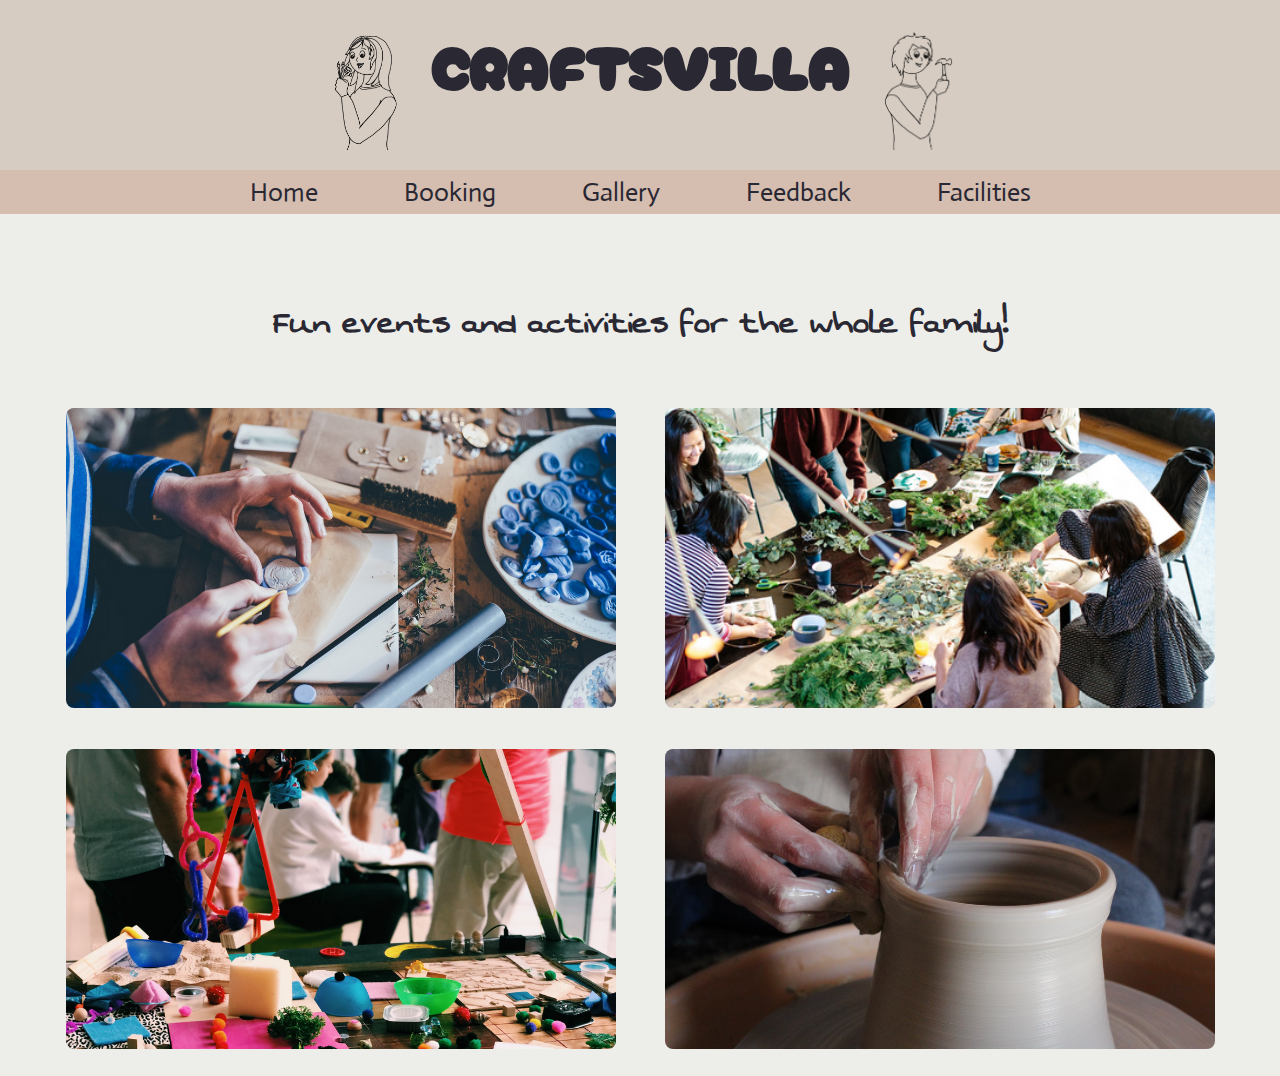
<file: index.html>
<!DOCTYPE html>
<html lang="en">
<head>
    <meta charset="UTF-8">
    <meta name="viewport" content="width=device-width, initial-scale=1.0">
    <link rel="stylesheet" href="home.css">
    <link rel="preconnect" href="https://fonts.googleapis.com">
<link rel="preconnect" href="https://fonts.gstatic.com" crossorigin>
<link href="https://fonts.googleapis.com/css2?family=Actor&display=swap" rel="stylesheet">
<link rel="preconnect" href="https://fonts.googleapis.com">
<link rel="preconnect" href="https://fonts.gstatic.com" crossorigin>
<link href="https://fonts.googleapis.com/css2?family=Cherry+Bomb+One&display=swap" rel="stylesheet">
<link rel="preconnect" href="https://fonts.googleapis.com">
<link rel="preconnect" href="https://fonts.gstatic.com" crossorigin>
<link href="https://fonts.googleapis.com/css2?family=Swanky+and+Moo+Moo&display=swap" rel="stylesheet">    
<title>Craftsvilla- Home</title>
<link rel="icon" type="image/x-icon" href="./Images/Favicon/favicon-16x16.png">
</head>
<body>
    <div class="header">
    <img src="./Images/Logo/logo-woman.png" id="logof" alt="Line art of a smiling woman holding paint brushes">
    <h1><a href="home.html">CRAFTSVILLA</a></h1>
    <img src="./Images/Logo/logo-man.png" id="logom" alt="Line art of a smiling man holding a hammer">
</div>
    <div class="navbar">
        <ul>
            <li><a href="home.html">Home</a></li>
            <li><a href="booking.html">Booking</a></li>
            <li><a href="gallery.html">Gallery</a></li>
            <li><a href="feedback.html">Feedback</a></li>
            <li><a href="facilities.html">Facilities</a></li>
        </ul>
    </div>
 
 <div class="home-bd">
<h2>Fun events and activities for the whole family!</h2>
 </div>
 <div class="frontpictures">
    <img src="./Images/Front page/front-page1.png" alt="Closeup of hands creating a ceramic tag on a table. Assorted craft supplies fill the table.">
    <img src="./Images/Front page/front-page2.png" alt="Smiling people surround a long table filled with leaves and pine branches. It appears they are making wreaths.">
    <img src="./Images/Front page/front-page3.png" alt="Closeup of various craft supplies, like candle wax, pipe cleaners and colorful pom-poms.">
    <img src="./Images/Front page/front-page4.png" alt="Closeup of hands molding a clay vase on a turntable.">
    
 </div>
</body>
</html>
</file>
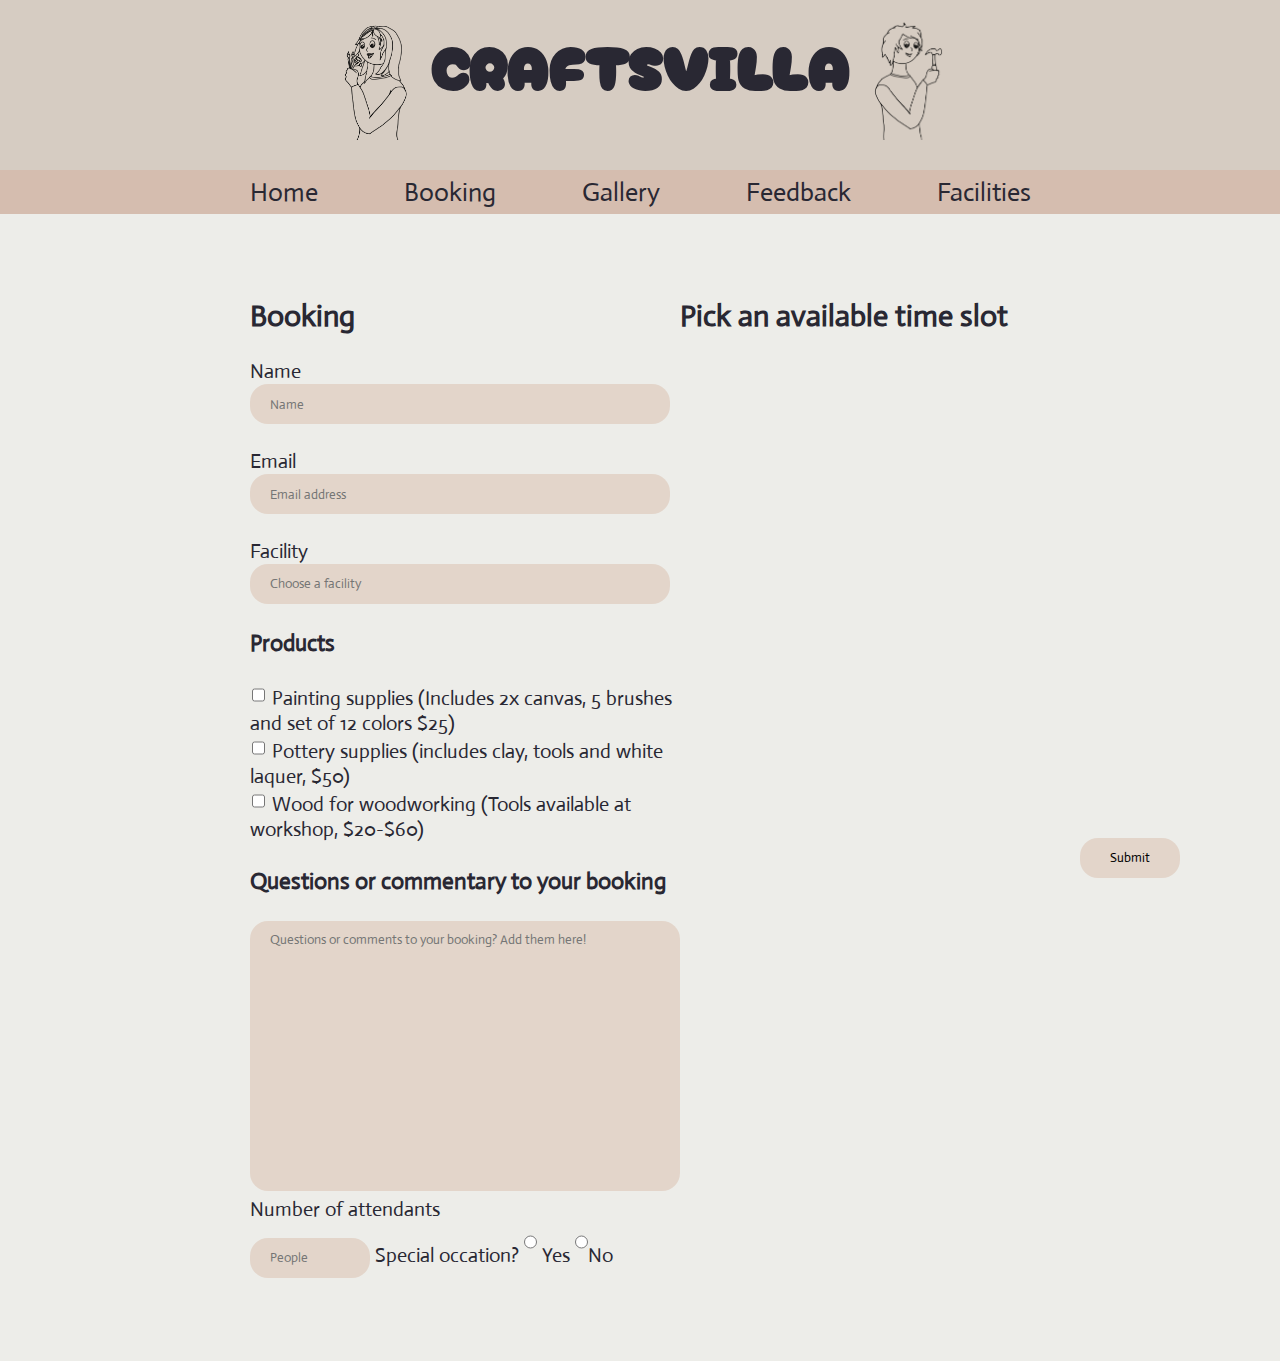
<file: booking.html>
<!DOCTYPE html>
<html lang="en">

<head>
    <meta charset="UTF-8">
    <meta name="viewport" content="width=device-width, initial-scale=1.0">
    <link rel="stylesheet" href="booking.css">
    <link rel="preconnect" href="https://fonts.googleapis.com">
    <link rel="preconnect" href="https://fonts.gstatic.com" crossorigin>
    <link href="https://fonts.googleapis.com/css2?family=Actor&display=swap" rel="stylesheet">
    <link rel="preconnect" href="https://fonts.googleapis.com">
    <link rel="preconnect" href="https://fonts.gstatic.com" crossorigin>
    <link href="https://fonts.googleapis.com/css2?family=Cherry+Bomb+One&display=swap" rel="stylesheet">
    <title>Craftsvilla-Booking</title>
    <link rel="icon" type="image/x-icon" href="./Images/Favicon/favicon-16x16.png">
</head>

<body>
    <div class="header">
        <img src="./Images/Logo/logo-woman.png" id="logof" alt="Line art of a smiling woman holding paint brushes">
        <h1><a href="home.html">CRAFTSVILLA</a></h1>
        <img src="./Images/Logo/logo-man.png" id="logom" alt="Line art of a smiling man holding a hammer">
    </div>
    <div class="navbar">
        <ul>
            <li><a href="home.html">Home</a></li>
            <li><a href="booking.html">Booking</a></li>
            <li><a href="gallery.html">Gallery</a></li>
            <li><a href="feedback.html">Feedback</a></li>
            <li><a href="facilities.html">Facilities</a></li>
        </ul>
    </div>
    <div class="booking">
        <div id="left">
            <h3>Booking</h3>
            <div class="booking-form">
                <form action="book">
                    <br>
                    <label for="name">Name</label>
                    <br>

                    <input type="text" class="field" placeholder="Name">
                    <br>
                    <br>
                    <label for="email"> Email</label>
                    <br>

                    <input type="email" class="field" placeholder="Email address">
                    <br>
                    <br>
                    <label for="facility">Facility</label>
                    <br>
                    <input list="facilities" class="field" placeholder="Choose a facility"> <datalist id="facilities">
                        <option value="Painting studio">
                        <option value="Pottery studio">
                        <option value="Woodworking">
                        <option value="Sewing room">
                        <option value="Music studio">
                        <option value="Multi-purpose room">
                        </option>
                    </datalist>
                    <br>
                    <br>
                    <label for="products">
                        <h3>Products</h3>
                    </label>
                    <br>

                    <input type="checkbox" id="paint" name="paint" value="paint">
                    <label for="paint"> Painting supplies (Includes 2x canvas, 5 brushes and set of 12 colors
                        $25)</label>
                    <br>
                    <input type="checkbox" id="clay" name="clay" value="clay">
                    <label for="clay"> Pottery supplies (includes clay, tools and white laquer, $50)</label>
                    <br>
                    <input type="checkbox" id="wood" name="wood" value="wood">
                    <label for="wood"> Wood for woodworking (Tools available at workshop, $20-$60)</label>
                    <br>
                    <br>
                    <label for="questions">
                        <h3>Questions or commentary to your booking</h3>
                    </label>
                    <br>

                    <textarea name="message" style="width:400px; height:250px;" id="comment"
                        placeholder="Questions or comments to your booking? Add them here!"></textarea>
                    <br>
                    <label for="amount">Number of attendants</label>
                    <br>
                    <input list="amount" class="amount" placeholder="People"> <datalist id="amount">
                        <option value="1 person">
                        <option value="2 people">
                        <option value="3-5 people">
                        <option value="6-10 people">
                        </option>
                    </datalist>

                    <label for="occation" id="yn">Special occation? </label>
                    <input type="radio" name="yes" id="yes"> <label for="yes">Yes</label>
                    <input type="radio" name="no" id="no"><label for="no">No</label>
                </form>

            </div>
        </div>
        <div id="right">
            <h3>Pick an available time slot</h3>
            <br>
            <br>
            <iframe
                src="https://calendar.google.com/calendar/embed?height=400&wkst=2&bgcolor=%23e3d5ca&ctz=Europe%2FBrussels&showTabs=0&showTz=0&showPrint=0&showNav=1&showDate=1&src=ZTU2ZmVjMjQ3MTNlZGNkNGYyYmVmYjNkZjM1NTZlMDM2OTk3OWVjZTYyMzM3MzU1ODQyZTYzOTgwZDdhZmNkZEBncm91cC5jYWxlbmRhci5nb29nbGUuY29t&color=%23C0CA33"
                style="border-width:0" width="500" height="400" frameborder="0" scrolling="no"></iframe>
            <br>
            <br>
            <input type="submit" id="submit" value="Submit">
        </div>
    </div>
</body>

</html>
</file>
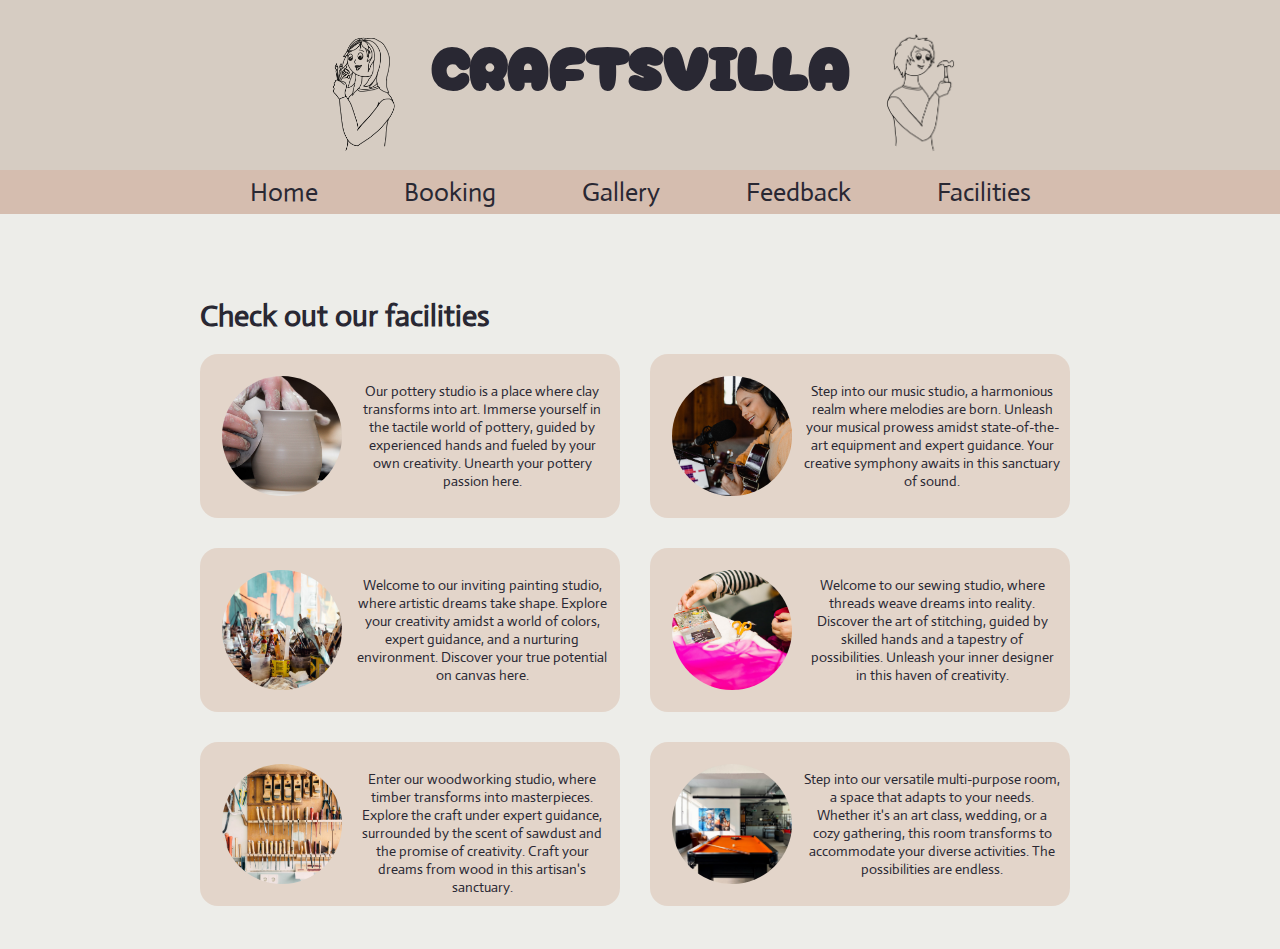
<file: facilities.html>
<!DOCTYPE html>
<html lang="en">
<head>
    <meta charset="UTF-8">
    <meta name="viewport" content="width=device-width, initial-scale=1.0">
    <link rel="stylesheet" href="facilities.css">
    <link rel="preconnect" href="https://fonts.googleapis.com">
<link rel="preconnect" href="https://fonts.gstatic.com" crossorigin>
<link href="https://fonts.googleapis.com/css2?family=Actor&display=swap" rel="stylesheet">
<link rel="preconnect" href="https://fonts.googleapis.com">
<link rel="preconnect" href="https://fonts.gstatic.com" crossorigin>
<link href="https://fonts.googleapis.com/css2?family=Cherry+Bomb+One&display=swap" rel="stylesheet">
    <title>Craftsvilla-Facilities</title>
    <link rel="icon" type="image/x-icon" href="./Images/Favicon/favicon-16x16.png">
</head>
<body>
    <div class="header">
        <img src="./Images/Logo/logo-woman.png" id="logof" alt="Line art of a smiling woman holding paint brushes">
        <h1><a href="index.html">CRAFTSVILLA</a></h1>
        <img src="./Images/Logo/logo-man.png" id="logom" alt="Line art of a smiling man holding a hammer">
    </div>
        <div class="navbar">
            <ul>
                <li><a href="index.html">Home</a></li>
                <li><a href="booking.html">Booking</a></li>
                <li><a href="gallery.html">Gallery</a></li>
                <li><a href="feedback.html">Feedback</a></li>
                <li><a href="facilities.html">Facilities</a></li>
            </ul>
        </div>
        <div class="facilities">
            <div class="fac">
                <h3>Check out our facilities</h3>
                <br>
                <div class="other">
                    <div class="images">
                    <img src="./Images/Facilities/clay.png" alt="Closeup of hands forming a vase out of clay">
                </div>
                <br>
                
                Our pottery studio is  a place where clay transforms into art. Immerse yourself in the tactile world of pottery, guided by experienced hands and fueled by your own creativity. Unearth your pottery passion here.
                    
                </div>
                <div class="other">
                    <div class="images">
                    <img src="./Images/Facilities/music.png" alt="A dark skinned woman playing an acoustic guitar and singing into a microphone in a music studio">
                </div>
                <br>
                
                
                Step into our music studio, a harmonious realm where melodies are born. Unleash your musical prowess amidst state-of-the-art equipment and expert guidance. Your creative symphony awaits in this sanctuary of sound.
        
                </div>
                <div class="other">
                    <div class="images">
                    <img src="./Images/Facilities/paint.png" alt="A table filled with various glasses and boxes with paint brushes against a colorful background">
                </div>
                <br>
            
                Welcome to our inviting painting studio, where artistic dreams take shape. Explore your creativity amidst a world of colors, expert guidance, and a nurturing environment. Discover your true potential on canvas here.
        
                </div>
                <div class="other">
                    <div class="images">
                    <img src="./Images/Facilities/sew.png" alt="A person wearing a white and black striped sweater is working with a piece of bright pink tulle. The table in front of the person has a box with sewing needles and a pair of scissors">
                </div>
                <br>
                
                
                Welcome to our sewing studio, where threads weave dreams into reality. Discover the art of stitching, guided by skilled hands and a tapestry of possibilities. Unleash your inner designer in this haven of creativity.
        
                </div>
                <div class="other">
                    <div class="images">
                    <img src="./Images/Facilities/wood.png" alt="Lots of woodworking tools are hung on a wall. The top shelf has hand planers while the two other shelves have various lathe tools">
                </div>
                <br>
                
                Enter our woodworking studio, where timber transforms into masterpieces. Explore the craft under expert guidance, surrounded by the scent of sawdust and the promise of creativity. Craft your dreams from wood in this artisan's sanctuary.
        
                </div>
                <div class="other">
                    <div class="images">
                    <img src="./Images/Facilities/multi.png" alt="A large room with a kitchenette in the back and a large, orange pool table at the center focus">
                </div>
                <br>
                
                Step into our versatile multi-purpose room, a space that adapts to your needs. Whether it's an art class, wedding, or a cozy gathering, this room transforms to accommodate your diverse activities. The possibilities are endless.
        
                </div>
            </div>
        </div>
</body>
</html>
</file>
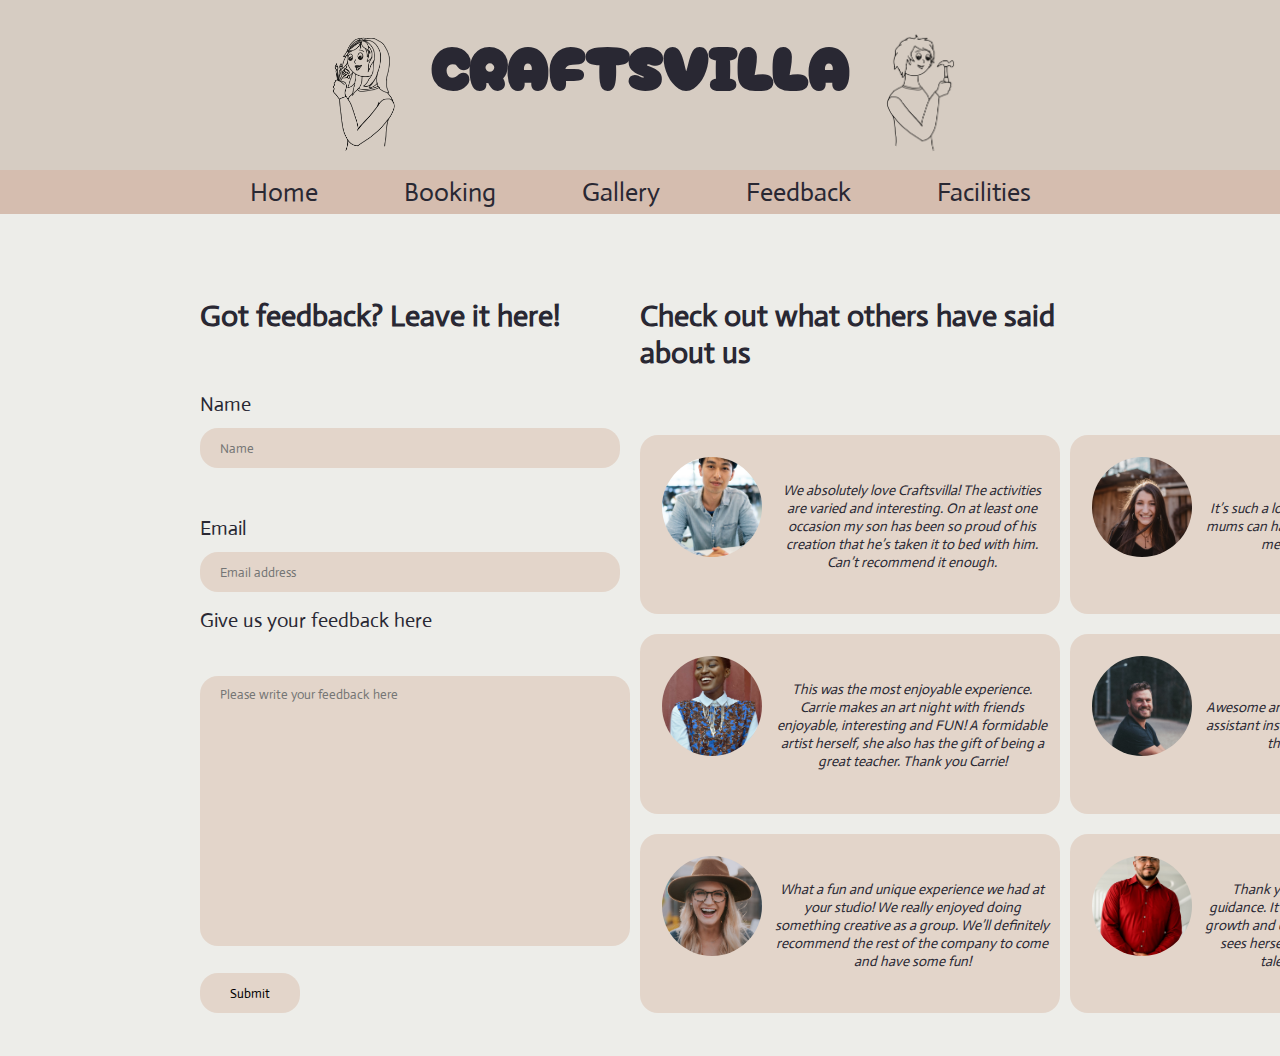
<file: feedback.html>
<!DOCTYPE html>
<html lang="en">
<head>
    <meta charset="UTF-8">
    <meta name="viewport" content="width=device-width, initial-scale=1.0">
    <link rel="stylesheet" href="feedback.css">
    <link rel="preconnect" href="https://fonts.googleapis.com">
<link rel="preconnect" href="https://fonts.gstatic.com" crossorigin>
<link href="https://fonts.googleapis.com/css2?family=Actor&display=swap" rel="stylesheet">
<link rel="preconnect" href="https://fonts.googleapis.com">
<link rel="preconnect" href="https://fonts.gstatic.com" crossorigin>
<link href="https://fonts.googleapis.com/css2?family=Cherry+Bomb+One&display=swap" rel="stylesheet">
    <title>Craftsvilla- Feedback</title>
    <link rel="icon" type="image/x-icon" href="./Images/Favicon/favicon-16x16.png">
</head>
<body>
    <div class="header">
        <img src="./Images/Logo/logo-woman.png" id="logof" alt="Line art of a smiling woman holding paint brushes">
        <h1><a href="home.html">CRAFTSVILLA</a></h1>
        <img src="./Images/Logo/logo-man.png" id="logom" alt="Line art of a smiling man holding a hammer">
    </div>
        <div class="navbar">
            <ul>
                <li><a href="home.html">Home</a></li>
                <li><a href="booking.html">Booking</a></li>
                <li><a href="gallery.html">Gallery</a></li>
                <li><a href="feedback.html">Feedback</a></li>
                <li><a href="facilities.html">Facilities</a></li>
            </ul>
        </div>
 <div class="feedback">
    <div class="left">
        <h3>Got feedback? Leave it here!</h3>
        <br>
        <label for="name">Name</label>
        <br>
        <input type="text" name="name" id="" placeholder="Name">
        <br>
        <br>
        <label for="email">Email</label>
        <br>
        <input type="email" name="emaiL" id="" placeholder="Email address">
        <br>
        <label for="feed">Give us your feedback here</label>
        <br>
        <br>
        <textarea name="message"  style="width:400px; height:250px;" id="fb" placeholder="Please write your feedback here"></textarea> 
        <br>
        <input type="submit" value="Submit" id="submit">
    </div>
   
    <div class="right">
        <h3>Check out what others have said about us</h3>
        <br>
        <div class="other">
            <div class="images">
            <img src="./Images/Feedback/feedback1.png" alt="A man wearing a light blue shirt, smiling at the camera">
        </div>
        <br>
        <br>
            <cite>  We absolutely love Craftsvilla! The activities are varied and interesting. On at least one occasion my son has been so proud of his creation that he’s taken it to bed with him. Can’t recommend it enough.</cite>
            
        </div>
        <div class="other">
            <div class="images">
            <img src="./Images/Feedback/feedback2.png" alt="A smiling woman with long, dark hair flowing in the wind is looking at the camera">
        </div>
        <br>
        <br>
        <br>
           <cite> It’s such a lovely environment to be in where mums can have a chat while creating beautiful memories of our little ones.</cite>

        </div>
        <div class="other">
            <div class="images">
            <img src="./Images/Feedback/feedback3.png" alt="A dark skinned woman wearing a colorful top">
        </div>
        <br>
        <br>
            <cite>This was the most enjoyable experience. Carrie makes an art night with friends enjoyable, interesting and FUN!
            A formidable artist herself, she also has the gift of being a great teacher. Thank you Carrie!</cite>

        </div>
        <div class="other">
            <div class="images">
            <img src="./Images/Feedback/feedback4.png" alt="A man with a beard smiling at the camera">
        </div>
        <br>
        <br>
        <br>
            <cite>Awesome and knowledgeable instructors and assistant instructors! They are very helpful for those who are beginners.</cite>

        </div>
        <div class="other">
            <div class="images">
            <img src="./Images/Feedback/feedback5.png" alt="A blonde woman with glasses and a brown hat laughing at the camera">
        </div>
        <br>
        <br>
            <cite>What a fun and unique experience we had at your studio! We really enjoyed doing something creative as a group. We’ll definitely recommend the rest of the company to come and have some fun!</cite>

        </div>
        <div class="other">
            <div class="images">
            <img src="./Images/Feedback/feedback6.png" alt="A man wearing a bright red shirt and glasses looking at the camera">
        </div>
        <br>
        <br>
            <cite>Thank you so much for your care and guidance. It has meant a lot to my daughters growth and confidence. She loves her lessons, sees herself as an artist and sees this as a talent she can use for good.</cite>

        </div>
    </div>
 </div>
</body>
</html>
</file>
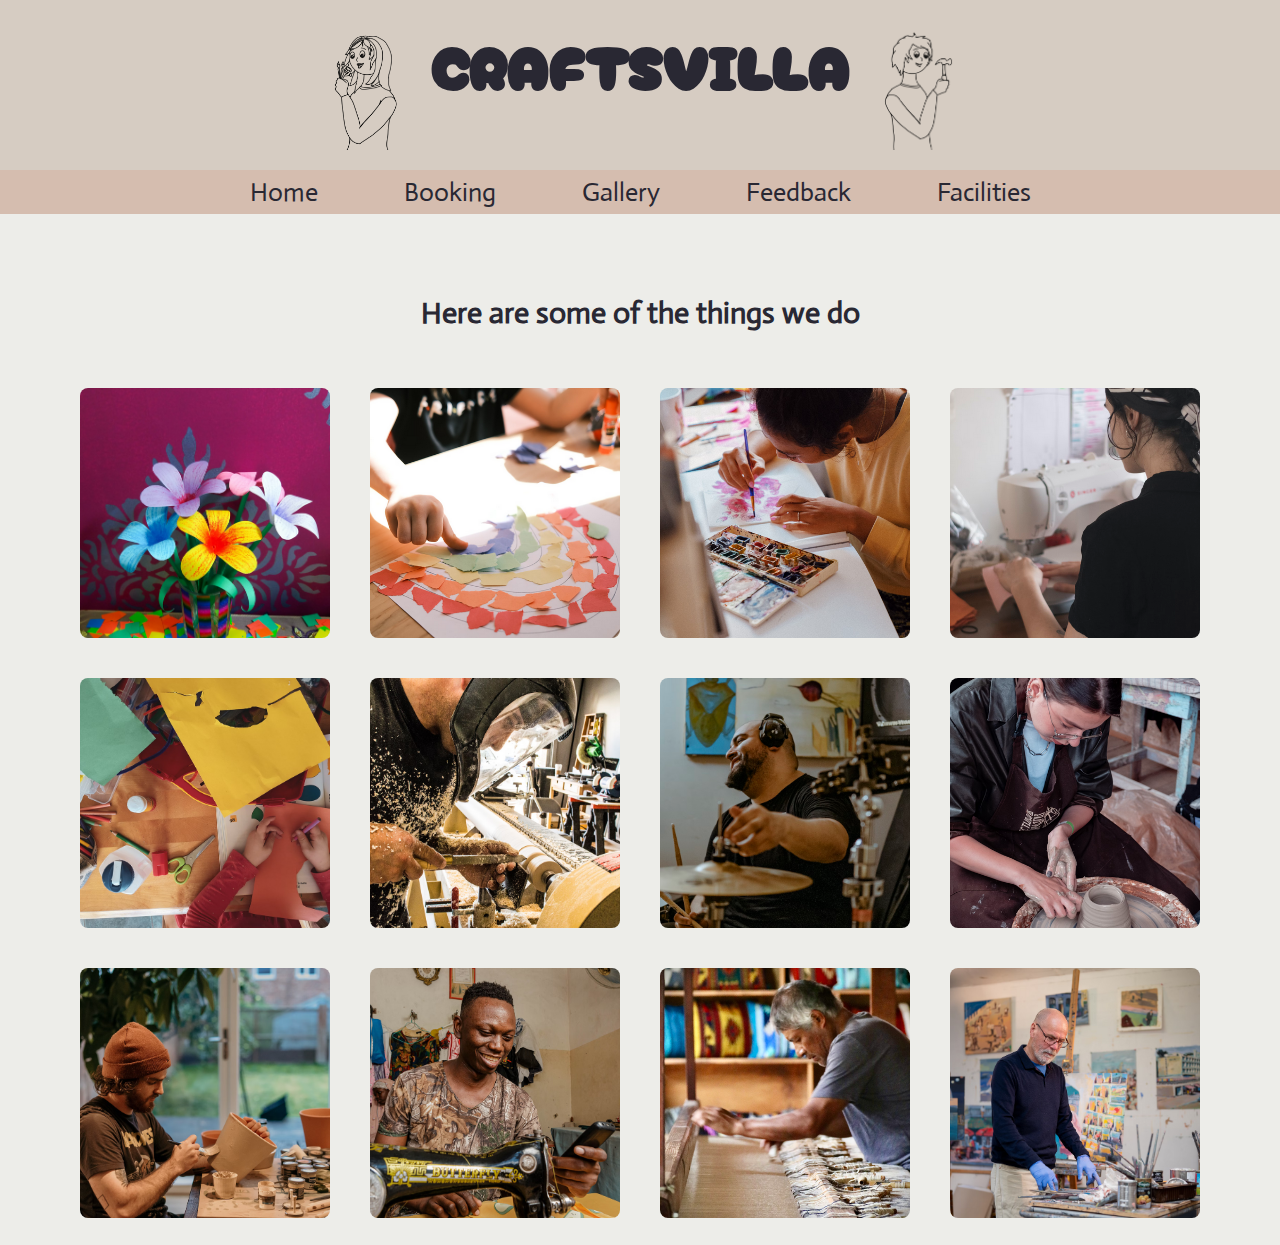
<file: gallery.html>
<!DOCTYPE html>
<html lang="en">
<head>
    <meta charset="UTF-8">
    <meta name="viewport" content="width=device-width, initial-scale=1.0">
    <link rel="stylesheet" href="gallery.css">
    <link rel="preconnect" href="https://fonts.googleapis.com">
<link rel="preconnect" href="https://fonts.gstatic.com" crossorigin>
<link href="https://fonts.googleapis.com/css2?family=Actor&display=swap" rel="stylesheet">
<link rel="preconnect" href="https://fonts.googleapis.com">
<link rel="preconnect" href="https://fonts.gstatic.com" crossorigin>
<link href="https://fonts.googleapis.com/css2?family=Cherry+Bomb+One&display=swap" rel="stylesheet">
    <title>Craftsvilla- Gallery</title>
    <link rel="icon" type="image/x-icon" href="./Images/Favicon/favicon-16x16.png">
</head>
<body>
    <div class="header">
        <img src="./Images/Logo/logo-woman.png" id="logof" alt="Line art of a smiling woman holding paint brushes">
        <h1><a href="index.html">CRAFTSVILLA</a></h1>
        <img src="./Images/Logo/logo-man.png" id="logom" alt="Line art of a smiling man holding a hammer">
    </div>
        <div class="navbar">
            <ul>
                <li><a href="index.html">Home</a></li>
                <li><a href="booking.html">Booking</a></li>
                <li><a href="gallery.html">Gallery</a></li>
                <li><a href="feedback.html">Feedback</a></li>
                <li><a href="facilities.html">Facilities</a></li>
            </ul>
        </div>
 <div class="home-bd">
    <h3>Here are some of the things we do</h3>
     </div>
     <div class="frontpictures">
        <img src="./Images/Gallery/gallery1.png" alt="Brightly colored paper flowers on a dark purple background">
        <img src="./Images/Gallery/gallery2.png" alt="A childs hand gluing a piece of blue paper to a rainbow collage">
        <img src="./Images/Gallery/gallery3.png" alt="A woman painting watercolor flowers">
        <img src="./Images/Gallery/gallery4.png" alt="A woman seen from behind, working with a white sewing machine">
        <img src="./Images/Gallery/gallery5.png" alt="A childs hands are visible over a messy craft area with colorful paper, scissors, glue and pencils.">
        <img src="./Images/Gallery/gallery6.png" alt="A man in a see-through face mask turning a piece of wood on a lathe">
        <img src="./Images/Gallery/gallery7.png" alt="A smiling man wearing headphones, sitting behind a drum set">
        <img src="./Images/Gallery/gallery8.png" alt="A woman wearing glasses is bent over a turntable, turning a clay vase">
        <img src="./Images/Gallery/gallery9.png" alt="A man in an orange knitted hat and t-shirt painting a clay vase">
        <img src="./Images/Gallery/gallerya.png" alt="A smiling man sitting behind a vintage sewing machine, looking at his phone">
        <img src="./Images/Gallery/galleryb.png" alt="A man in a grey t-shirt is bent over a loom, weaving a shaggy carpet">
        <img src="./Images/Gallery/galleryc.png" alt="A man wearing plastic gloves standing in a paint gallery. There are brushes and paint on the table and various artwork on the walls.">

     </div>
</body>
</html>
</file>
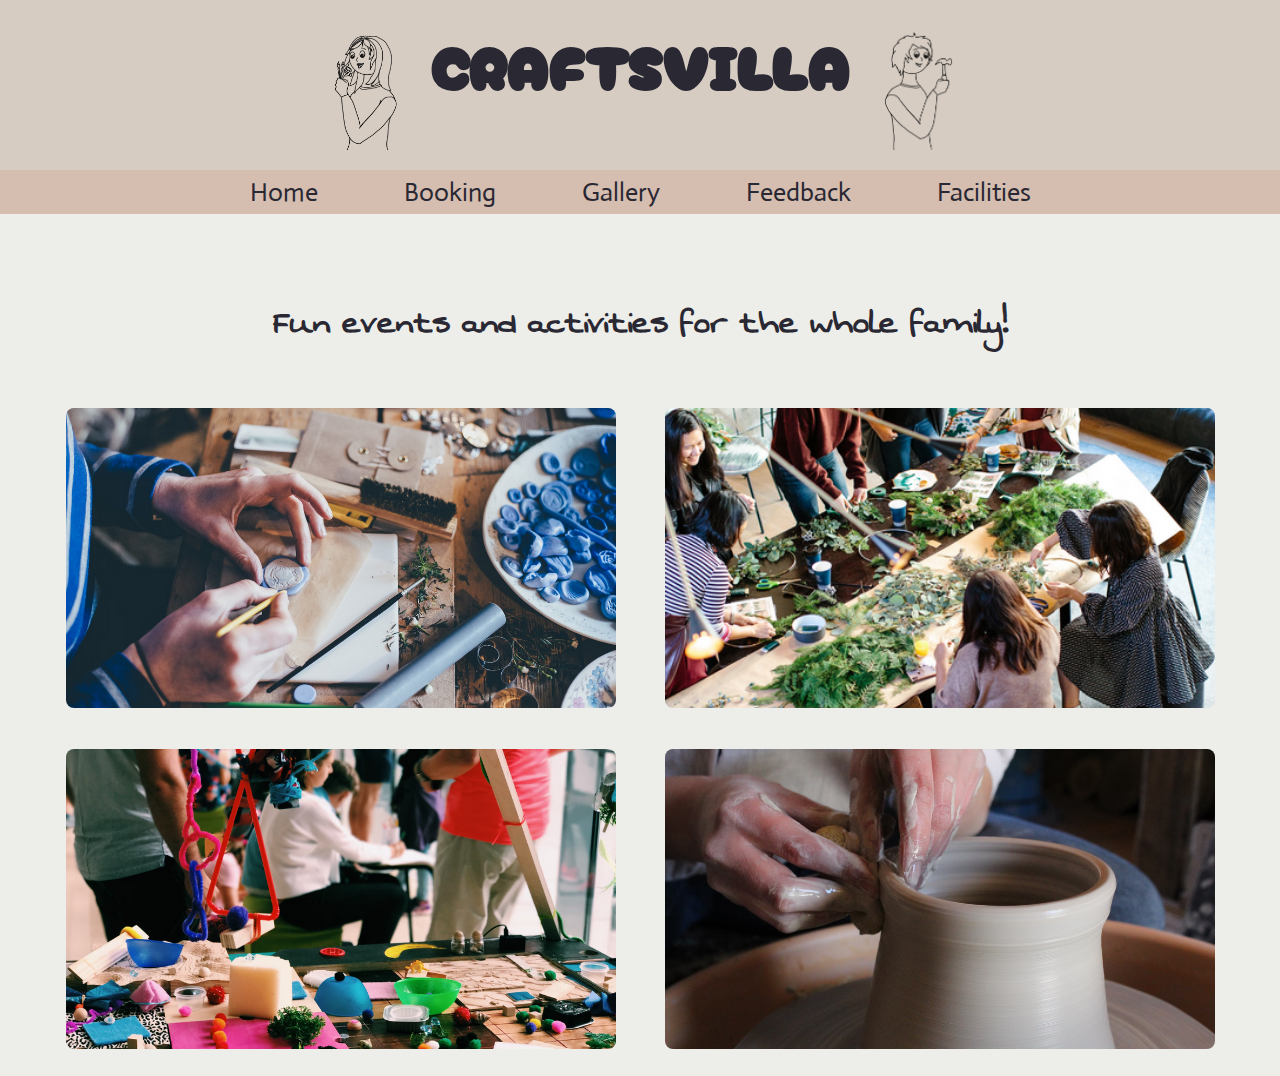
<file: home.html>
<!DOCTYPE html>
<html lang="en">
<head>
    <meta charset="UTF-8">
    <meta name="viewport" content="width=device-width, initial-scale=1.0">
    <link rel="stylesheet" href="home.css">
    <link rel="preconnect" href="https://fonts.googleapis.com">
<link rel="preconnect" href="https://fonts.gstatic.com" crossorigin>
<link href="https://fonts.googleapis.com/css2?family=Actor&display=swap" rel="stylesheet">
<link rel="preconnect" href="https://fonts.googleapis.com">
<link rel="preconnect" href="https://fonts.gstatic.com" crossorigin>
<link href="https://fonts.googleapis.com/css2?family=Cherry+Bomb+One&display=swap" rel="stylesheet">
<link rel="preconnect" href="https://fonts.googleapis.com">
<link rel="preconnect" href="https://fonts.gstatic.com" crossorigin>
<link href="https://fonts.googleapis.com/css2?family=Swanky+and+Moo+Moo&display=swap" rel="stylesheet">    
<title>Craftsvilla- Home</title>
<link rel="icon" type="image/x-icon" href="./Images/Favicon/favicon-16x16.png">
</head>
<body>
    <div class="header">
    <img src="./Images/Logo/logo-woman.png" id="logof" alt="Line art of a smiling woman holding paint brushes">
    <h1>CRAFTSVILLA</h1>
    <img src="./Images/Logo/logo-man.png" id="logom" alt="Line art of a smiling man holding a hammer">
</div>
    <div class="navbar">
        <ul>
            <li><a href="home.html">Home</a></li>
            <li><a href="booking.html">Booking</a></li>
            <li><a href="gallery.html">Gallery</a></li>
            <li><a href="feedback.html">Feedback</a></li>
            <li><a href="facilities.html">Facilities</a></li>
        </ul>
    </div>
 
 <div class="home-bd">
<h2>Fun events and activities for the whole family!</h2>
 </div>
 <div class="frontpictures">
    <img src="./Images/Front page/front-page1.png" alt="Closeup of hands creating a ceramic tag on a table. Assorted craft supplies fill the table.">
    <img src="./Images/Front page/front-page2.png" alt="Smiling people surround a long table filled with leaves and pine branches. It appears they are making wreaths.">
    <img src="./Images/Front page/front-page3.png" alt="Closeup of various craft supplies, like candle wax, pipe cleaners and colorful pom-poms.">
    <img src="./Images/Front page/front-page4.png" alt="Closeup of hands molding a clay vase on a turntable.">
    
 </div>
</body>
</html>
</file>
<file: home.css>
/*Header bg color #D6CCC2
Navbar bg color #D5BDAF
Body bg color #EDEDE9
Input/feedback bg color #E3D5CA
Font color #292833
Header font: Cherry bomb
Body font:Actor
Header font:Cherry Bomb one*/
*{
    margin: 0px;
    padding: 0px;
}
.header{
font-family: 'Cherry Bomb One', cursive;
font-size: 30px;
text-align: center;
background-color:#d6ccc2;
padding-top:20px;
width: 100%;
height: 150px;
display: flex;
justify-content: center;


}
h1{
    font-family: 'Cherry Bomb One', cursive;
}
#logof{
    height: 120px;
    width: 120px;
    object-fit: contain;
    /* float: left; */
}
#logom{
    height: 120px;
    width: 120px;
    object-fit: contain;
    /* float: right; */
}
.navbar{
    background-color: #d5bdaf;
    height: 44px;
    font-family: 'Actor', sans-serif;
    font-size: 26px;
    margin-top: 0px;
    width: 100%;
    text-align: center;

}
body{
    background-color: #edede9;
    color:#292833;
    font-family: 'Actor', sans-serif;
    font-size: 26px;
    margin: 0px;
    padding: 0px;
}
ul{
    list-style-type: none;
   padding-top: 6px;
 
}
li{
    display: inline;
    padding: 40px;
    
}
a:visited{
color: #292833;
text-decoration: none;
}
a:link{
    color: #292833;
    text-decoration: none;
}
a:active{
    color:#292833;
    text-decoration: none;
}
.home-bd{
margin-top:50px;
padding: 30px;
display: flex;
justify-content: center;
text-align: center;
font-family: 'Swanky and Moo Moo', cursive;
  
}
.frontpictures{
    display: flex;
 
width: 1200px;
padding: 17px 22px;
justify-content: center;
align-items: center;
align-content: center;
gap: 21px 29px;
flex-wrap: wrap;
margin-left: auto;
margin-right: auto;
}
img{
    border: 0px;
    border-radius: 18px;
    width: 550px;
    height: 300px;
    object-fit: cover;
    padding: 10px;
    display: flex;
    justify-content: center;
 
}
</file>
<file: booking.css>
/*Header bg color #D6CCC2
Navbar bg color #D5BDAF
Body bg color #EDEDE9
Input/feedback bg color #E3D5CA
Font color #292833
Header font: Cherry bomb
Body font:Actor
Header font:Cherry Bomb one*/
*{
    margin: 0px;
    padding: 0px;
}
.header{
font-family: 'Cherry Bomb One', cursive;
font-size: 30px;
text-align: center;
background-color:#d6ccc2;
padding-top:20px;
width: 100%;
height: 150px;
display: flex;
justify-content: center;


}
h1{
    font-family: 'Cherry Bomb One', cursive;
}
#logof{
    height: 120px;
    width: 120px;
    object-fit: contain;
    /* float: left; */
}
#logom{
    height: 120px;
    width: 120px;
    object-fit: contain;
    /* float: right; */
}
.navbar{
    background-color: #d5bdaf;
    height: 44px;
    font-family: 'Actor', sans-serif;
    font-size: 26px;
    margin-top: 0px;
    width: 100%;
    text-align: center;

}
body{
    background-color: #edede9;
    color:#292833;
    font-family: 'Actor', sans-serif;
    font-size: 26px;
    margin: 0px;
    padding: 0px;
}
ul{
    list-style-type: none;
   padding-top: 6px;
 
}
li{
    display: inline;
    padding: 40px;
    
}
a:visited{
color: #292833;
text-decoration: none;
}
a:link{
    color: #292833;
    text-decoration: none;
}
a:active{
    color:#292833;
    text-decoration: none;
}

.booking{
padding: 33px 100px;
display: flex;
justify-content: space-between;
margin: 50px 150px;
font-family: 'Actor', sans-serif;

}

input{
    background-color: #E3D5CA;
    height: 40px;
    border: 0px;
    border-radius: 18px;
    padding-left:20px;
    font-family: 'Actor', sans-serif;
}
.booking-form{
    font-size: 20px;

}
#paint, #clay, #wood{
    height: 20px;
    padding-left: 2px;
    padding-right: 2px;
    margin: 2px 2px 2px 2px;
}
.field{
    width: 400px;
}
.amount{
    height: 40px;
    width: 100px;
}
#comment{
    height: 250px;
    width: 400px;
    padding: 10px;
    background-color: #E3D5CA;
    border: 0px;
    border-radius: 18px;
    padding-left:20px;
    resize: none;
    font-family: 'Actor', sans-serif;
}
#submit{
    padding: 2px;
    height: 40px;
    width: 100px;
    margin-left: 400px;

}
</file>
<file: facilities.css>
/*Header bg color #D6CCC2
Navbar bg color #D5BDAF
Body bg color #EDEDE9
Input/feedback bg color #E3D5CA
Font color #292833
Header font: Cherry bomb
Body font:Actor
Header font:Cherry Bomb one*/
*{
    margin: 0px;
    padding: 0px;
}
.header{
font-family: 'Cherry Bomb One', cursive;
font-size: 30px;
text-align: center;
background-color:#d6ccc2;
padding-top:20px;
width: 100%;
height: 150px;
display: flex;
justify-content: center;


}
h1{
    font-family: 'Cherry Bomb One', cursive;
}
#logof{
    height: 120px;
    width: 120px;
    object-fit: contain;
    /* float: left; */
}
#logom{
    height: 120px;
    width: 120px;
    object-fit: contain;
    /* float: right; */
}
.navbar{
    background-color: #d5bdaf;
    height: 44px;
    font-family: 'Actor', sans-serif;
    font-size: 26px;
    margin-top: 0px;
    width: 100%;
    text-align: center;

}
body{
    background-color: #edede9;
    color:#292833;
    font-family: 'Actor', sans-serif;
    font-size: 26px;
    margin: 0px;
    padding: 0px;
}
ul{
    list-style-type: none;
   padding-top: 6px;
 
}
li{
    display: inline;
    padding: 40px;
    
}
a:visited{
color: #292833;
text-decoration: none;
}
a:link{
    color: #292833;
    text-decoration: none;
}
a:active{
    color:#292833;
    text-decoration: none;
}
.facilities{

    padding: 33px 200px;
    font-family: 'Actor', sans-serif;
    display: grid;
    grid-template-columns: auto auto;
    gap: 10px 10px;
    margin-top: 50px;
}
    .fac{
          
        display: grid;
        grid-template-columns: auto auto;
        gap: 20px 30px;
        margin-left: auto;
      
    } 
    .other
    {
       
        background-color: #E3D5CA;
        border: 0px;
        border-radius: 18px;
        font-size: 14px;
        text-align: center;
        width: 400px;
        padding: 10px;
        margin-bottom: 10px;
       
    }
    img{
        height: 120px;
        width: 120px;
        border: 0px;
        border-radius: 50%;
        object-fit: cover;
        padding: 12px;
        float: left;
      
    }
</file>
<file: feedback.css>
/*Header bg color #D6CCC2
Navbar bg color #D5BDAF
Body bg color #EDEDE9
Input/feedback bg color #E3D5CA
Font color #292833
Header font: Cherry bomb
Body font:Actor
Header font:Cherry Bomb one*/
*{
    margin: 0px;
    padding: 0px;
}
.header{
font-family: 'Cherry Bomb One', cursive;
font-size: 30px;
text-align: center;
background-color:#d6ccc2;
padding-top:20px;
width: 100%;
height: 150px;
display: flex;
justify-content: center;


}
h1{
    font-family: 'Cherry Bomb One', cursive;
}
#logof{
    height: 120px;
    width: 120px;
    object-fit: contain;
  
}
#logom{
    height: 120px;
    width: 120px;
    object-fit: contain;
   
}
.navbar{
    background-color: #d5bdaf;
    height: 44px;
    font-family: 'Actor', sans-serif;
    font-size: 26px;
    margin-top: 0px;
    width: 100%;
    text-align: center;

}
body{
    background-color: #edede9;
    color:#292833;
    font-family: 'Actor', sans-serif;
    font-size: 26px;
    margin: 0px;
    padding: 0px;
}
ul{
    list-style-type: none;
   padding-top: 6px;
 
}
li{
    display: inline;
    padding: 40px;
    
}
a:visited{
color: #292833;
text-decoration: none;
}
a:link{
    color: #292833;
    text-decoration: none;
}
a:active{
    color:#292833;
    text-decoration: none;
}
.feedback{
margin-top: 50px;
    padding: 33px 200px;
    font-family: 'Actor', sans-serif;
    display: grid;
    grid-template-columns: auto auto;
    gap: 10px 10px;
    
}
.left{
margin-right: auto;
}
.right{
      
    display: grid;
    grid-template-columns: auto auto;
    gap: 10px 10px;
    margin-left: auto;
    
    


} 
input{
    background-color: #E3D5CA;
    height: 40px;
    border: 0px;
    border-radius: 18px;
    padding-left:20px;
    margin: 10px 0px;
    width: 400px;
    font-family: 'Actor', sans-serif;
}
    label{
        font-size: 20px;
        
    }
    h3{
        margin-bottom: 20px;
    }
    #fb{
        height: 250px;
        width: 400px;
        padding: 10px;
        background-color: #E3D5CA;
        border: 0px;
        border-radius: 18px;
        padding-left:20px;
        resize: none;
        margin: 10px 0px;
        font-family: 'Actor', sans-serif;
    }
     

 .other
{
    /* display: flex; */
    background-color: #E3D5CA;
    border: 0px;
    border-radius: 18px;
    font-size: 14px;
    text-align: center;
    width: 400px;
    padding: 10px;
    margin-bottom: 10px;
    /* margin: 10px auto; */

}
img{
    height: 100px;
    width: 100px;
    border: 0px;
    border-radius: 50%;
    object-fit: cover;
    /* object-position: left; */
    padding: 12px;
    float: left;
  
}

    #submit{
        margin-top: 10px;
        padding: 2px;
        height: 40px;
        width: 100px;
       
    
    }
</file>
<file: gallery.css>
/*Header bg color #D6CCC2
Navbar bg color #D5BDAF
Body bg color #EDEDE9
Input/feedback bg color #E3D5CA
Font color #292833
Header font: Cherry bomb
Body font:Actor
Header font:Cherry Bomb one*/
*{
    margin: 0px;
    padding: 0px;
}
.header{
font-family: 'Cherry Bomb One', cursive;
font-size: 30px;
text-align: center;
background-color:#d6ccc2;
padding-top:20px;
width: 100%;
height: 150px;
display: flex;
justify-content: center;


}
h1{
    font-family: 'Cherry Bomb One', cursive;
}
#logof{
    height: 120px;
    width: 120px;
    object-fit: contain;
    /* float: left; */
}
#logom{
    height: 120px;
    width: 120px;
    object-fit: contain;
    /* float: right; */
}
.navbar{
    background-color: #d5bdaf;
    height: 44px;
    font-family: 'Actor', sans-serif;
    font-size: 26px;
    margin-top: 0px;
    width: 100%;
    text-align: center;

}
body{
    background-color: #edede9;
    color:#292833;
    font-family: 'Actor', sans-serif;
    font-size: 26px;
    margin: 0px;
    padding: 0px;
}
ul{
    list-style-type: none;
   padding-top: 6px;
 
}
li{
    display: inline;
    padding: 40px;
    
}
a:visited{
color: #292833;
text-decoration: none;
}
a:link{
    color: #292833;
    text-decoration: none;
}
a:active{
    color:#292833;
    text-decoration: none;
}
.home-bd{
    padding: 30px;
    margin-top: 50px;
    text-align: center;
}
    
.frontpictures{
    display: flex;
    width: 1200px;
    padding: 17px 22px;
    justify-content: center;
    align-items: center;
    align-content: center;
    gap: 20px 20px;
    flex-wrap: wrap;
    margin-left: auto;
    margin-right: auto;
}
img{
    border: 0px;
    border-radius: 18px;
    width: 250px;
    height: 250px;
    object-fit: cover;
    padding: 10px;
    display: flex;
    justify-content: center;
    
}
</file>
